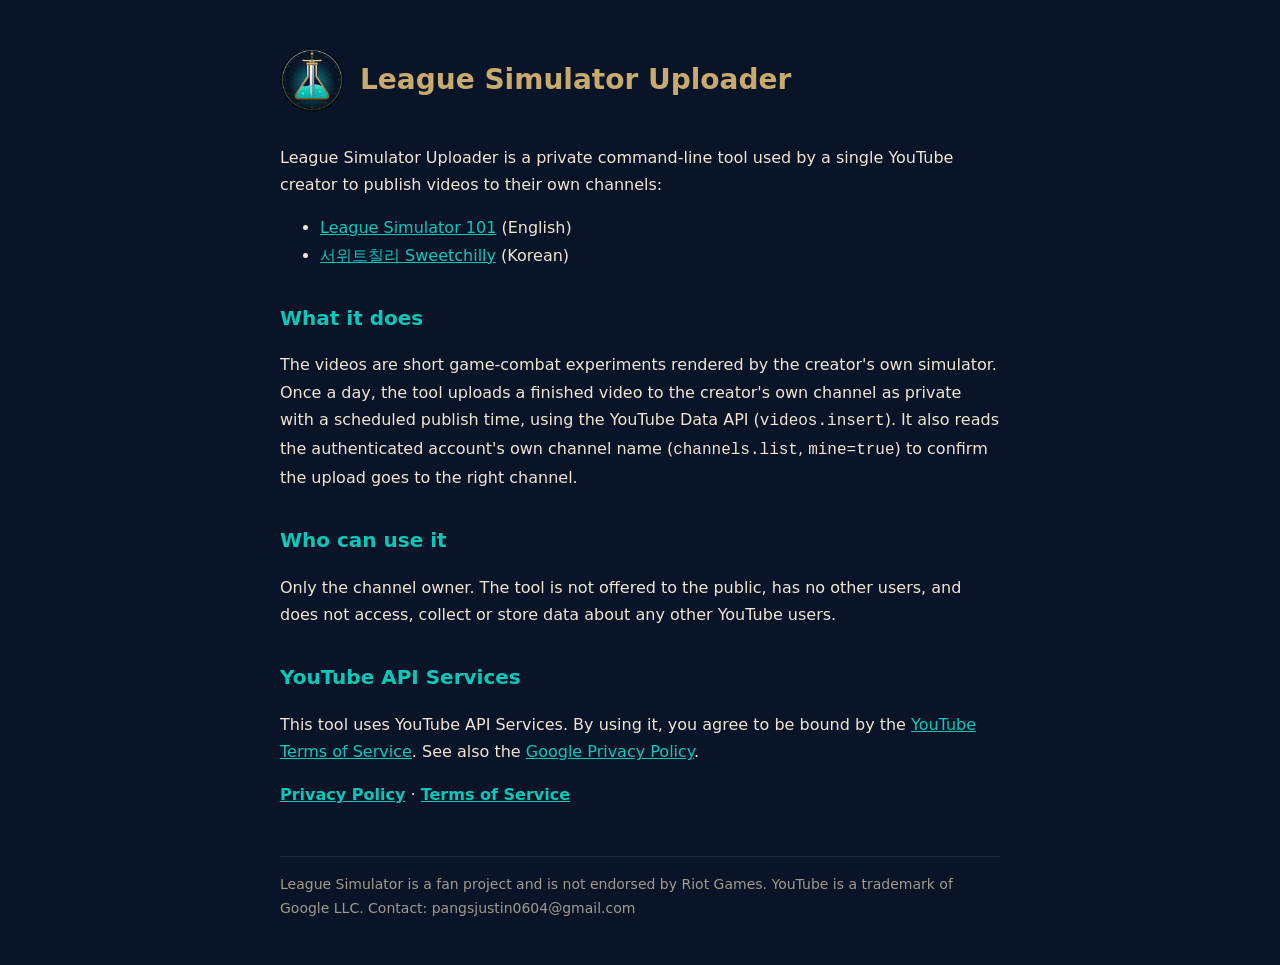
<file: index.html>
<!doctype html><html lang="en"><head><meta charset="utf-8"><meta name="viewport" content="width=device-width,initial-scale=1">
<title>League Simulator Uploader</title><link rel="stylesheet" href="style.css"></head><body><main>
<header><img src="logo.png" alt="League Simulator logo"><h1>League Simulator Uploader</h1></header>
<p>League Simulator Uploader is a private command-line tool used by a single YouTube creator to publish videos to their own channels:</p>
<ul>
<li><a href="https://www.youtube.com/channel/UCugpxou_pcl3IYZiTlvRdQQ">League Simulator 101</a> (English)</li>
<li><a href="https://www.youtube.com/channel/UClxxiF5uurSpqmSSXFhYSjg">서위트칠리 Sweetchilly</a> (Korean)</li>
</ul>
<h2>What it does</h2>
<p>The videos are short game-combat experiments rendered by the creator's own simulator. Once a day, the tool uploads a finished video to the creator's own channel as private with a scheduled publish time, using the YouTube Data API (<code>videos.insert</code>). It also reads the authenticated account's own channel name (<code>channels.list</code>, <code>mine=true</code>) to confirm the upload goes to the right channel.</p>
<h2>Who can use it</h2>
<p>Only the channel owner. The tool is not offered to the public, has no other users, and does not access, collect or store data about any other YouTube users.</p>
<h2>YouTube API Services</h2>
<p>This tool uses YouTube API Services. By using it, you agree to be bound by the <a href="https://www.youtube.com/t/terms">YouTube Terms of Service</a>. See also the <a href="https://policies.google.com/privacy">Google Privacy Policy</a>.</p>
<p><a href="privacy.html"><strong>Privacy Policy</strong></a> · <a href="terms.html"><strong>Terms of Service</strong></a></p>
<footer class="muted">League Simulator is a fan project and is not endorsed by Riot Games. YouTube is a trademark of Google LLC. Contact: pangsjustin0604@gmail.com</footer>
</main></body></html>
</file>
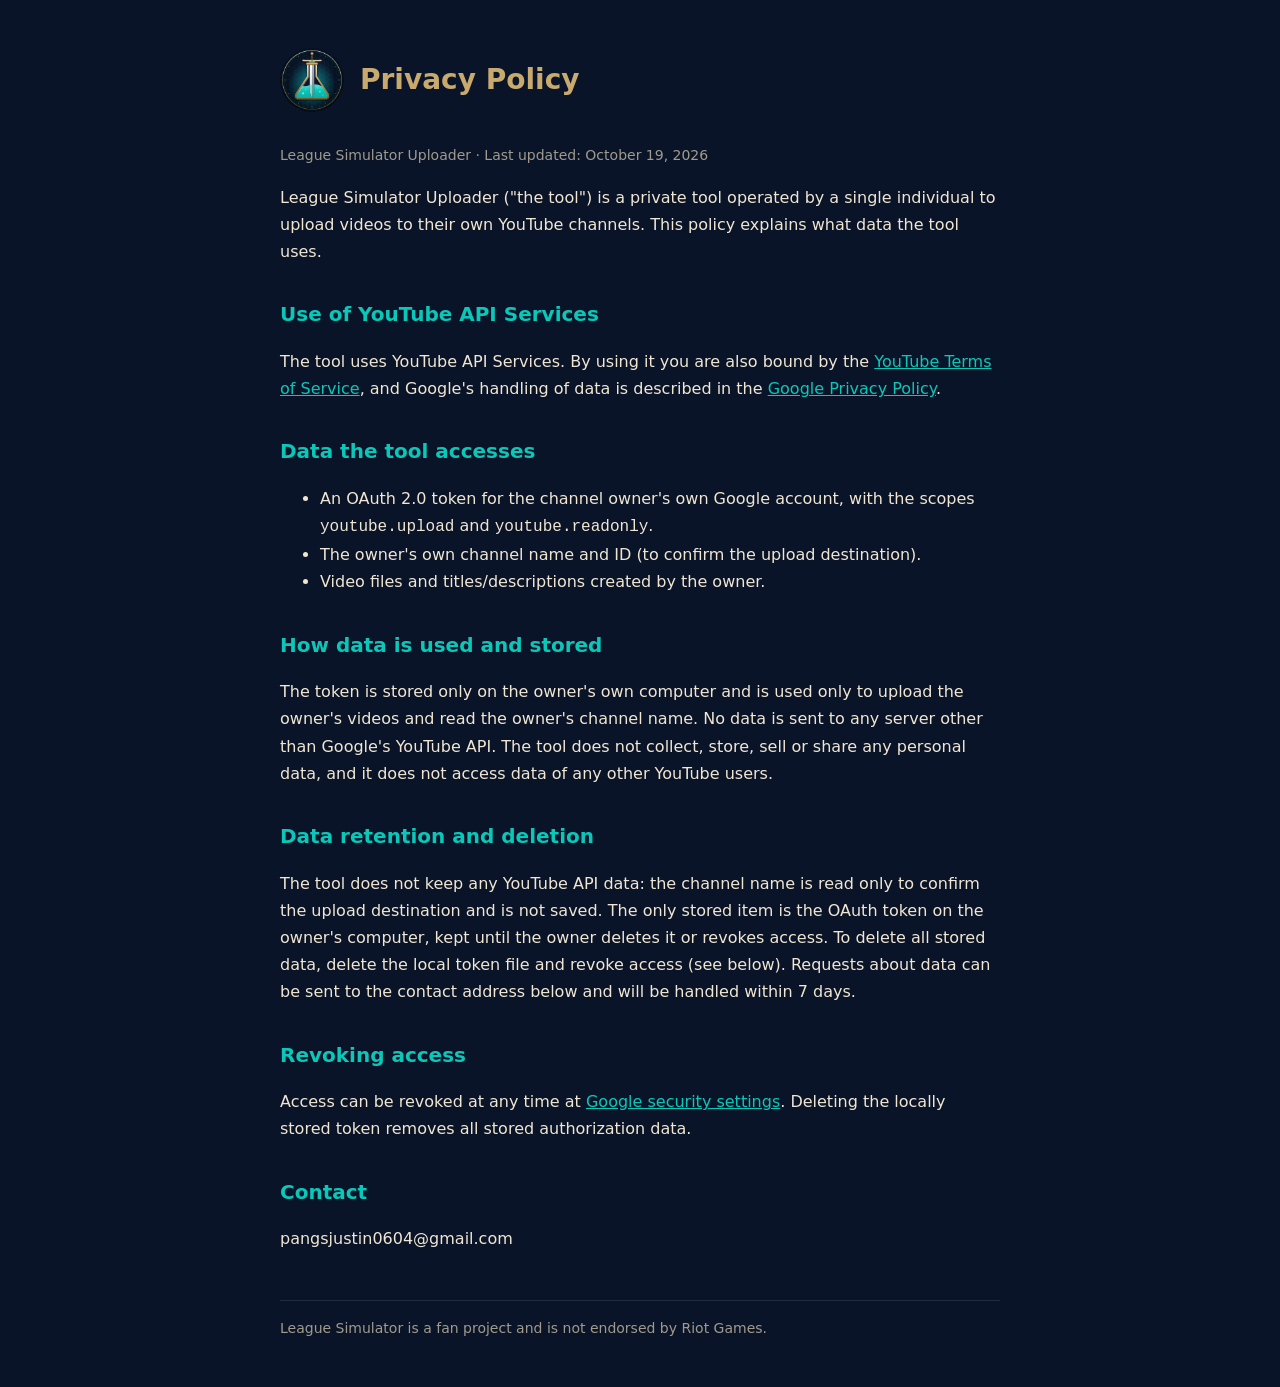
<file: privacy.html>
<!doctype html><html lang="en"><head><meta charset="utf-8"><meta name="viewport" content="width=device-width,initial-scale=1">
<title>Privacy Policy · League Simulator Uploader</title><link rel="stylesheet" href="style.css"></head><body><main>
<header><img src="logo.png" alt="League Simulator logo"><h1>Privacy Policy</h1></header>
<p class="muted">League Simulator Uploader · Last updated: October 19, 2026</p>
<p>League Simulator Uploader ("the tool") is a private tool operated by a single individual to upload videos to their own YouTube channels. This policy explains what data the tool uses.</p>
<h2>Use of YouTube API Services</h2>
<p>The tool uses YouTube API Services. By using it you are also bound by the <a href="https://www.youtube.com/t/terms">YouTube Terms of Service</a>, and Google's handling of data is described in the <a href="https://policies.google.com/privacy">Google Privacy Policy</a>.</p>
<h2>Data the tool accesses</h2>
<ul>
<li>An OAuth 2.0 token for the channel owner's own Google account, with the scopes <code>youtube.upload</code> and <code>youtube.readonly</code>.</li>
<li>The owner's own channel name and ID (to confirm the upload destination).</li>
<li>Video files and titles/descriptions created by the owner.</li>
</ul>
<h2>How data is used and stored</h2>
<p>The token is stored only on the owner's own computer and is used only to upload the owner's videos and read the owner's channel name. No data is sent to any server other than Google's YouTube API. The tool does not collect, store, sell or share any personal data, and it does not access data of any other YouTube users.</p>
<h2>Data retention and deletion</h2>
<p>The tool does not keep any YouTube API data: the channel name is read only to confirm the upload destination and is not saved. The only stored item is the OAuth token on the owner's computer, kept until the owner deletes it or revokes access. To delete all stored data, delete the local token file and revoke access (see below). Requests about data can be sent to the contact address below and will be handled within 7 days.</p>
<h2>Revoking access</h2>
<p>Access can be revoked at any time at <a href="https://myaccount.google.com/permissions">Google security settings</a>. Deleting the locally stored token removes all stored authorization data.</p>
<h2>Contact</h2>
<p>pangsjustin0604@gmail.com</p>
<footer class="muted">League Simulator is a fan project and is not endorsed by Riot Games.</footer>
</main></body></html>
</file>
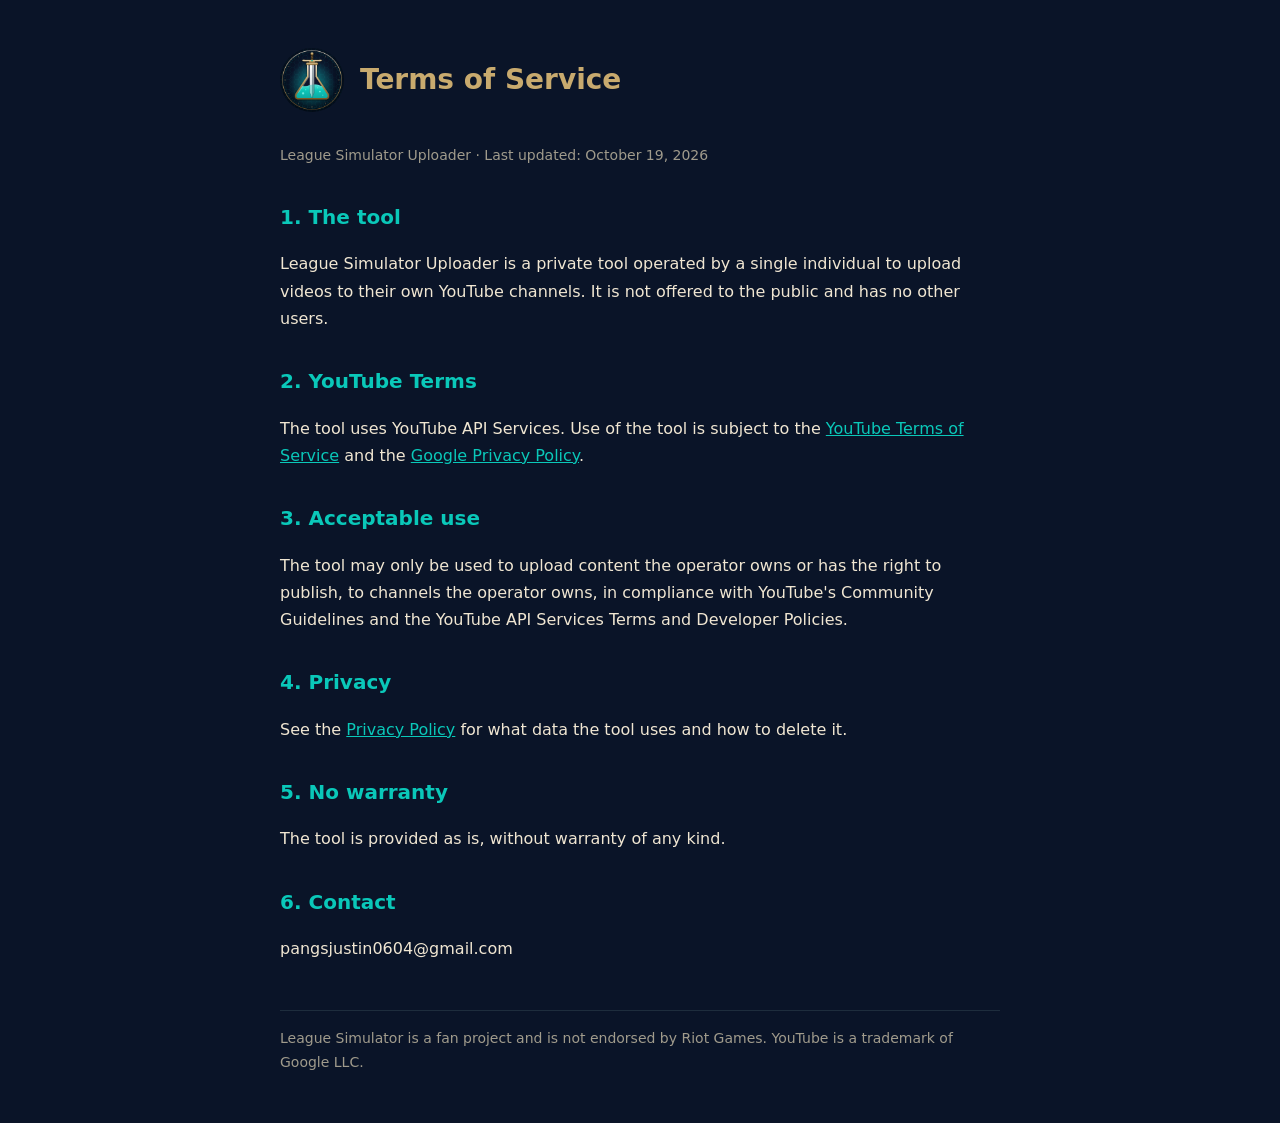
<file: terms.html>
<!doctype html><html lang="en"><head><meta charset="utf-8"><meta name="viewport" content="width=device-width,initial-scale=1">
<title>Terms of Service · League Simulator Uploader</title><link rel="stylesheet" href="style.css"></head><body><main>
<header><img src="logo.png" alt="League Simulator logo"><h1>Terms of Service</h1></header>
<p class="muted">League Simulator Uploader · Last updated: October 19, 2026</p>
<h2>1. The tool</h2>
<p>League Simulator Uploader is a private tool operated by a single individual to upload videos to their own YouTube channels. It is not offered to the public and has no other users.</p>
<h2>2. YouTube Terms</h2>
<p>The tool uses YouTube API Services. Use of the tool is subject to the <a href="https://www.youtube.com/t/terms">YouTube Terms of Service</a> and the <a href="https://policies.google.com/privacy">Google Privacy Policy</a>.</p>
<h2>3. Acceptable use</h2>
<p>The tool may only be used to upload content the operator owns or has the right to publish, to channels the operator owns, in compliance with YouTube's Community Guidelines and the YouTube API Services Terms and Developer Policies.</p>
<h2>4. Privacy</h2>
<p>See the <a href="privacy.html">Privacy Policy</a> for what data the tool uses and how to delete it.</p>
<h2>5. No warranty</h2>
<p>The tool is provided as is, without warranty of any kind.</p>
<h2>6. Contact</h2>
<p>pangsjustin0604@gmail.com</p>
<footer class="muted">League Simulator is a fan project and is not endorsed by Riot Games. YouTube is a trademark of Google LLC.</footer>
</main></body></html>
</file>
<file: style.css>
:root{--bg:#0a1428;--fg:#f0e6d2;--muted:#a09b8c;--gold:#c8aa6e;--teal:#0ac8b9}
*{box-sizing:border-box}body{margin:0;background:var(--bg);color:var(--fg);font:16px/1.7 system-ui,-apple-system,Segoe UI,Roboto,sans-serif}
main{max-width:760px;margin:0 auto;padding:48px 20px}
header{display:flex;align-items:center;gap:16px;margin-bottom:32px}header img{width:64px;height:64px;border-radius:50%}
h1{color:var(--gold);margin:0;font-size:28px}h2{color:var(--teal);font-size:20px;margin-top:32px}
a{color:var(--teal)}p,li{color:var(--fg)}.muted{color:var(--muted);font-size:14px}footer{margin-top:48px;border-top:1px solid #1e2d3d;padding-top:16px}
</file>
